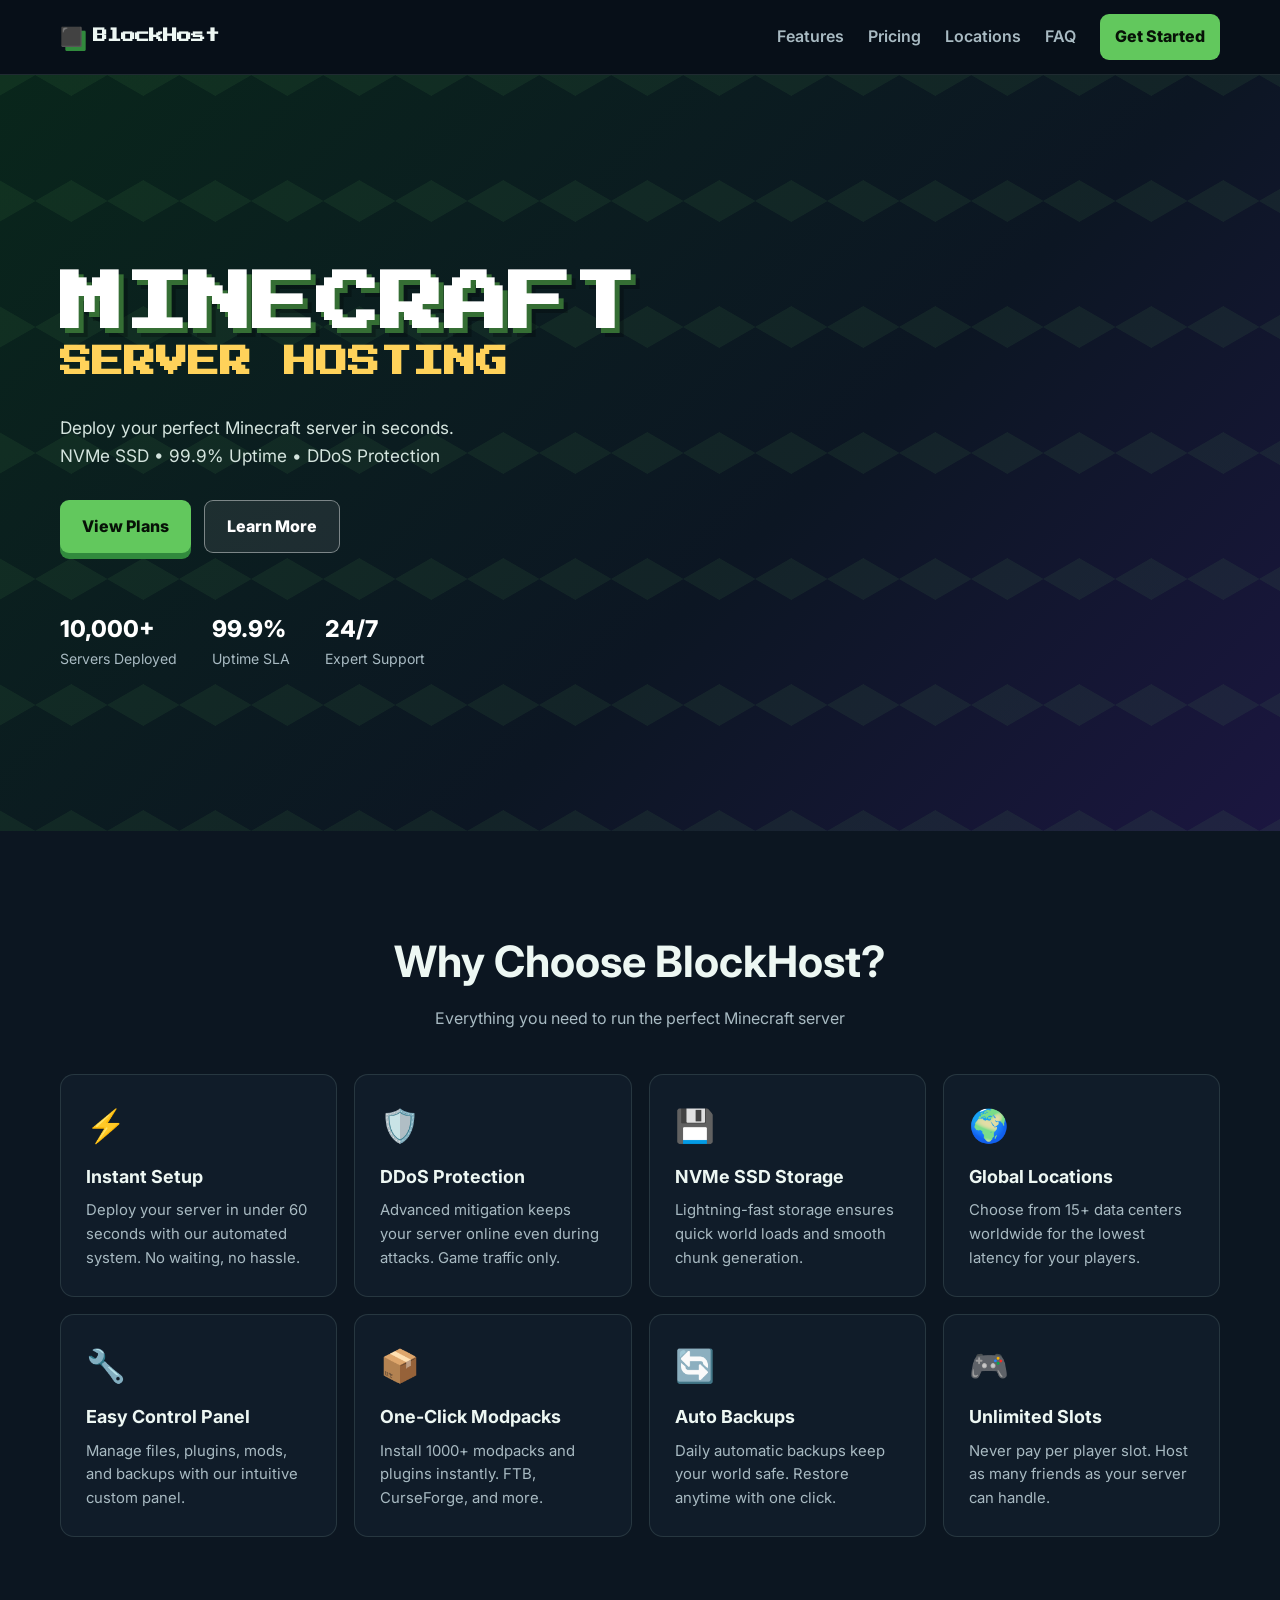
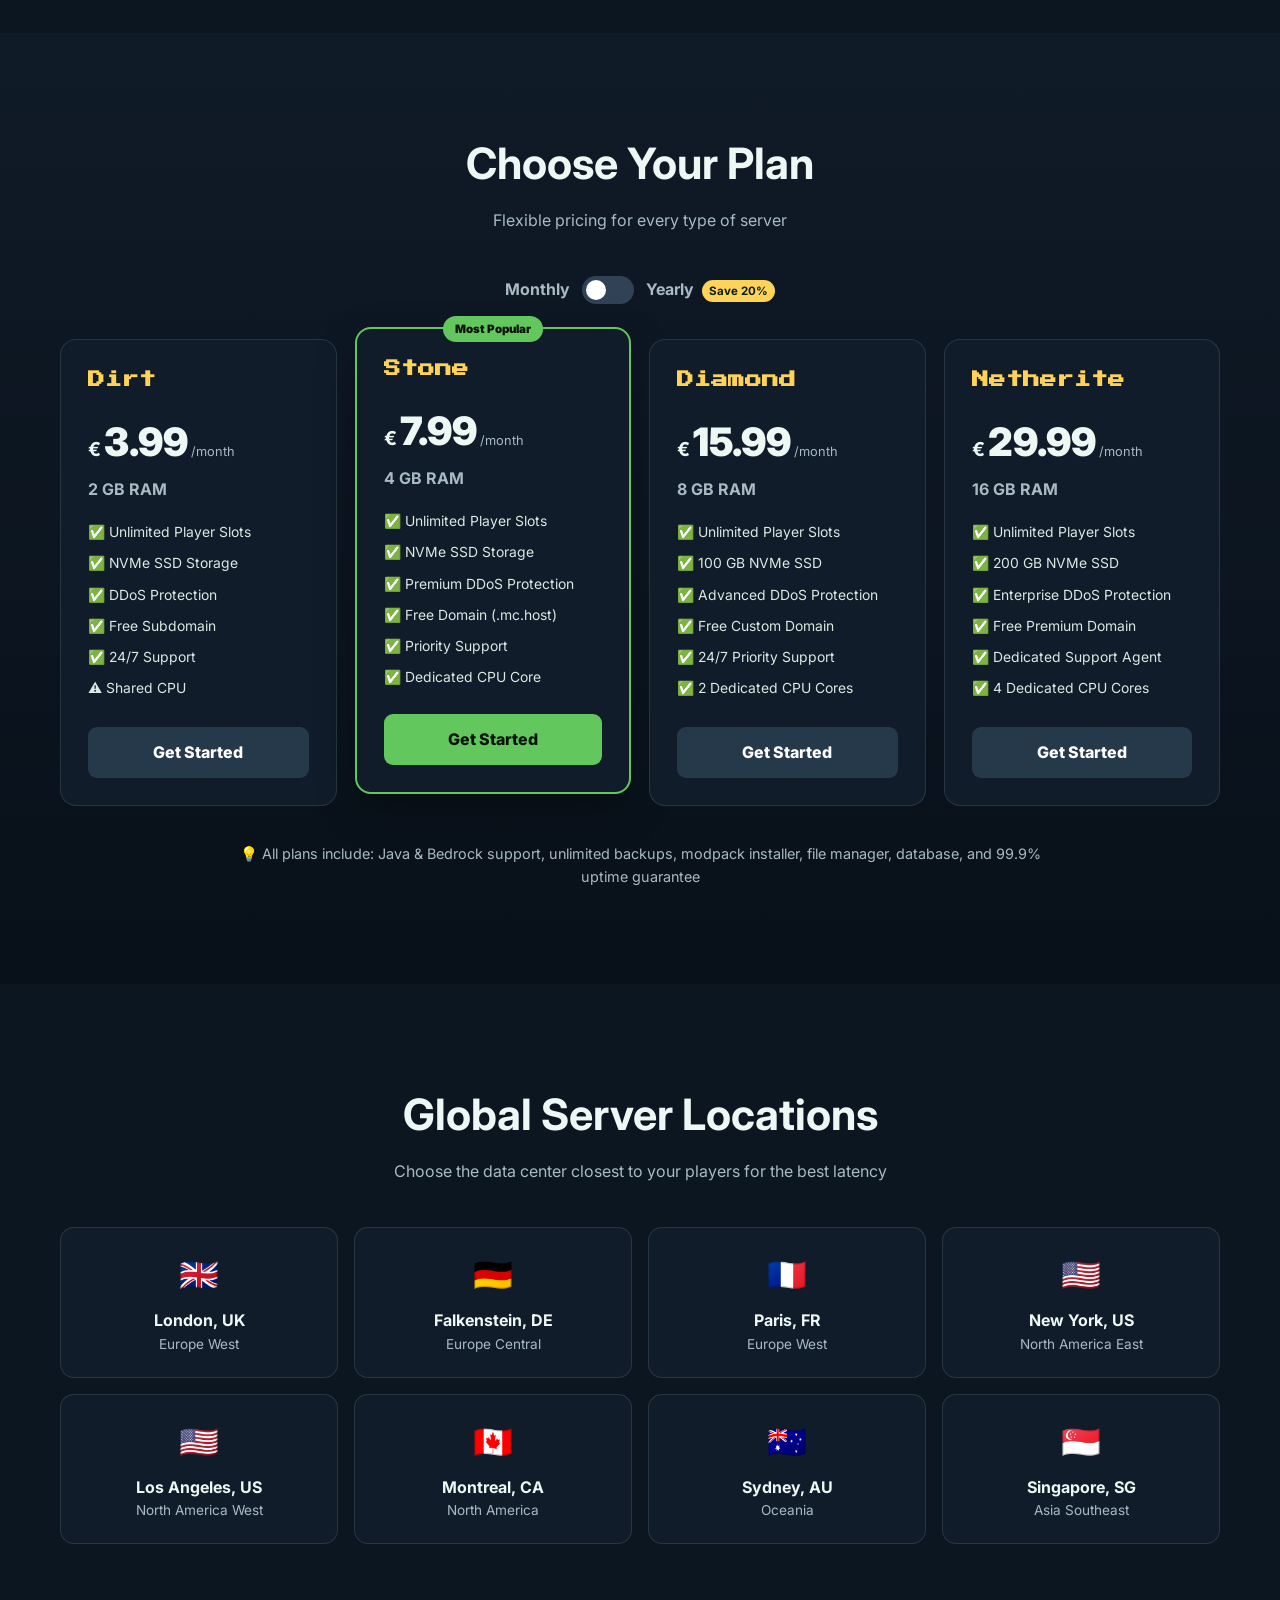
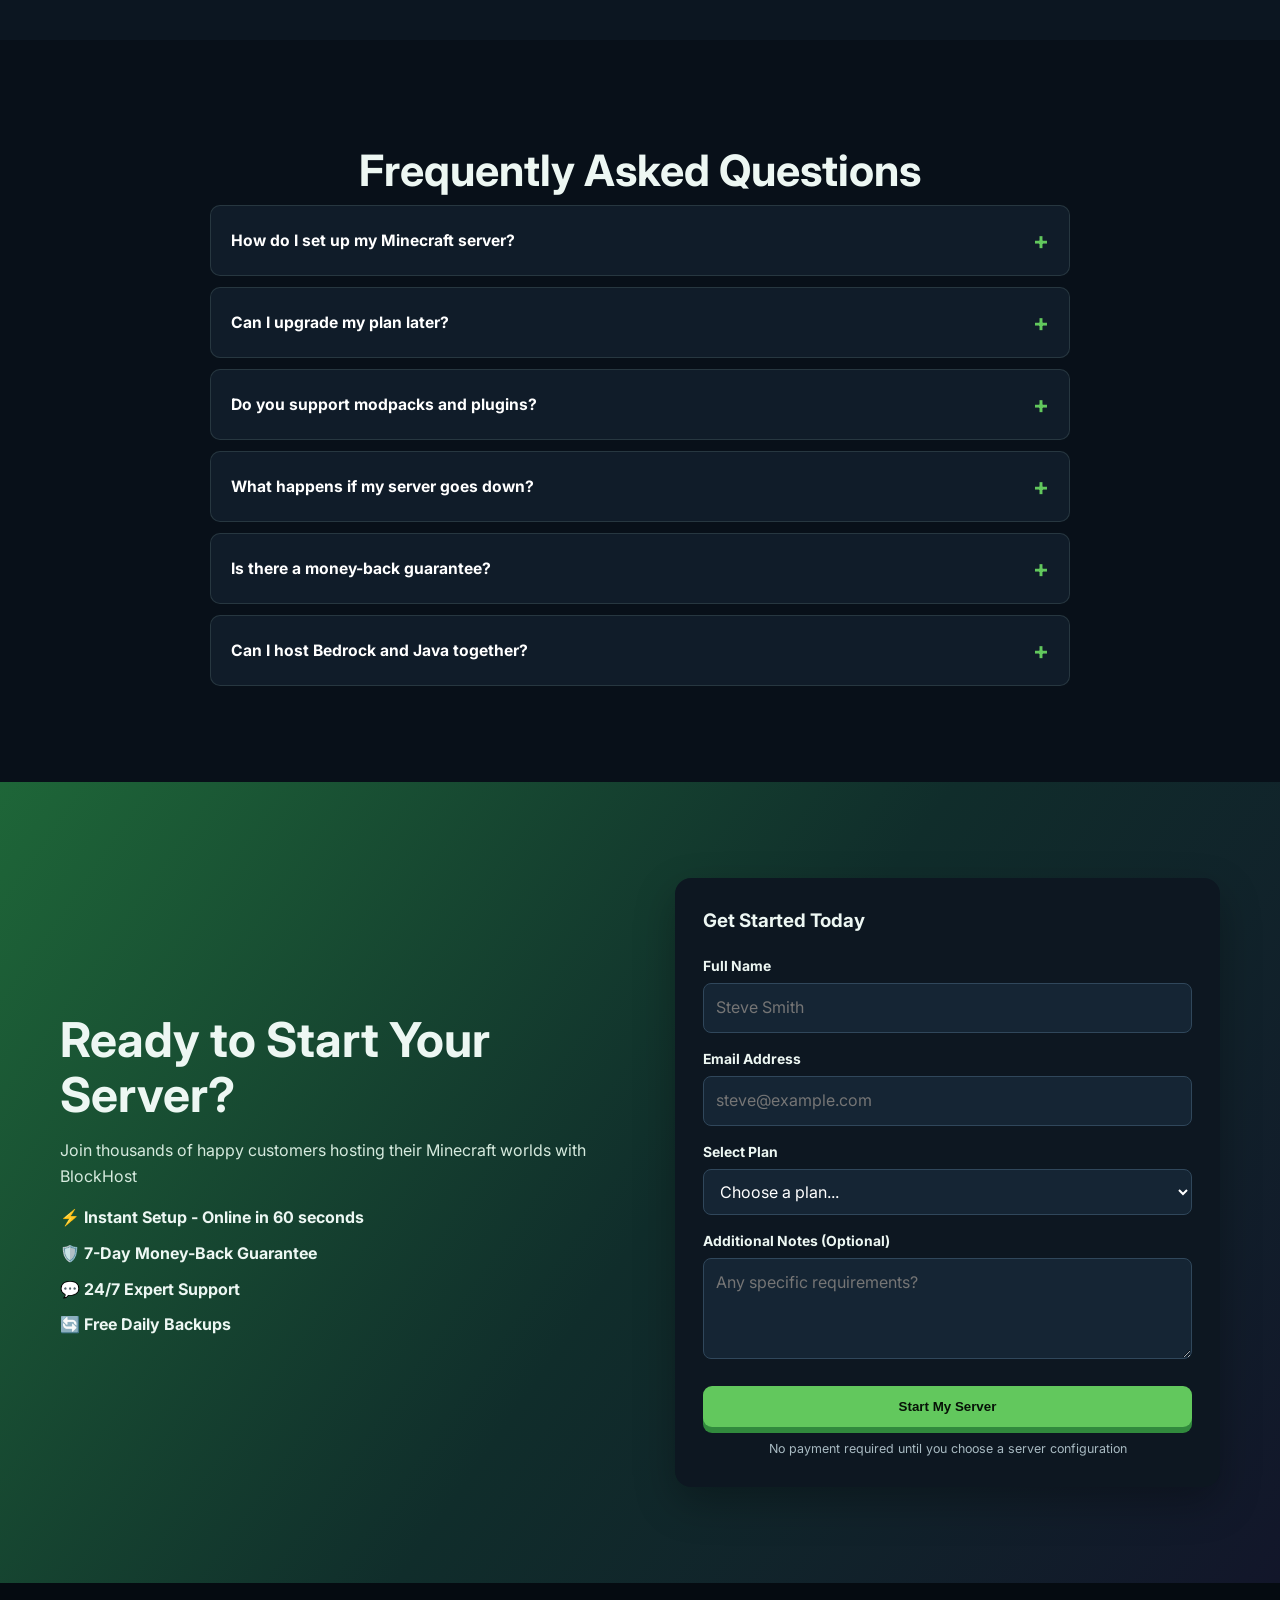
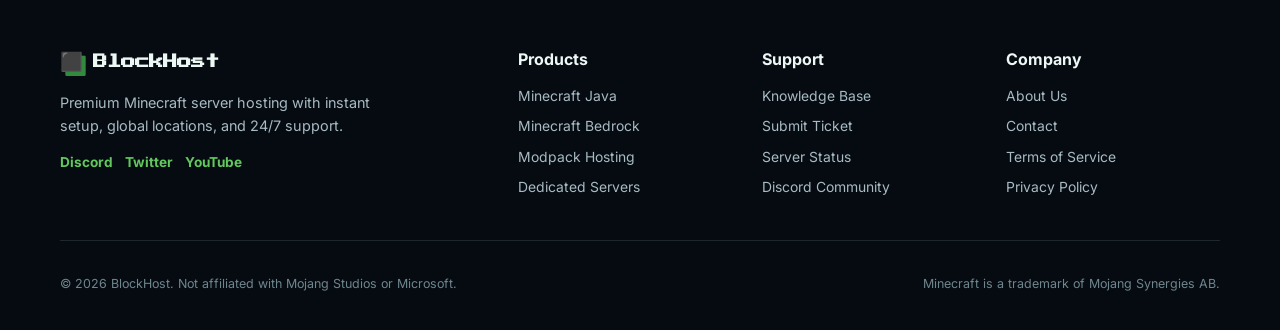
<file: index.html>
<!DOCTYPE html>
<html lang="en">
<head>
    <meta charset="UTF-8">
    <meta name="viewport" content="width=device-width, initial-scale=1.0">
    <title>BlockHost - Premium Minecraft Server Hosting</title>
    <link rel="stylesheet" href="style.css">
    <link href="https://fonts.googleapis.com/css2?family=Press+Start+2P&family=Inter:wght@400;500;600;700&display=swap" rel="stylesheet">
</head>
<body>
    <!-- Navigation -->
    <nav class="navbar">
        <div class="container">
            <div class="nav-brand">
                <span class="logo">⬛</span>
                <span class="brand-name">BlockHost</span>
            </div>
            <ul class="nav-links">
                <li><a href="#features">Features</a></li>
                <li><a href="#pricing">Pricing</a></li>
                <li><a href="#locations">Locations</a></li>
                <li><a href="#faq">FAQ</a></li>
                <li><a href="#contact" class="btn-nav">Get Started</a></li>
            </ul>
            <button class="mobile-menu-btn">☰</button>
        </div>
    </nav>

    <!-- Hero Section -->
    <section class="hero">
        <div class="hero-bg"></div>
        <div class="container">
            <div class="hero-content">
                <h1 class="hero-title">
                    <span class="pixel-text">MINECRAFT</span>
                    <br>
                    <span class="highlight">SERVER HOSTING</span>
                </h1>
                <p class="hero-subtitle">
                    Deploy your perfect Minecraft server in seconds. 
                    <br>
                    NVMe SSD • 99.9% Uptime • DDoS Protection
                </p>
                <div class="hero-cta">
                    <a href="#pricing" class="btn btn-primary">View Plans</a>
                    <a href="#features" class="btn btn-secondary">Learn More</a>
                </div>
                <div class="hero-stats">
                    <div class="stat">
                        <span class="stat-number">10,000+</span>
                        <span class="stat-label">Servers Deployed</span>
                    </div>
                    <div class="stat">
                        <span class="stat-number">99.9%</span>
                        <span class="stat-label">Uptime SLA</span>
                    </div>
                    <div class="stat">
                        <span class="stat-number">24/7</span>
                        <span class="stat-label">Expert Support</span>
                    </div>
                </div>
            </div>
        </div>
    </section>

    <!-- Features Section -->
    <section id="features" class="features">
        <div class="container">
            <h2 class="section-title">Why Choose BlockHost?</h2>
            <p class="section-subtitle">Everything you need to run the perfect Minecraft server</p>

            <div class="features-grid">
                <div class="feature-card">
                    <div class="feature-icon">⚡</div>
                    <h3>Instant Setup</h3>
                    <p>Deploy your server in under 60 seconds with our automated system. No waiting, no hassle.</p>
                </div>

                <div class="feature-card">
                    <div class="feature-icon">🛡️</div>
                    <h3>DDoS Protection</h3>
                    <p>Advanced mitigation keeps your server online even during attacks. Game traffic only.</p>
                </div>

                <div class="feature-card">
                    <div class="feature-icon">💾</div>
                    <h3>NVMe SSD Storage</h3>
                    <p>Lightning-fast storage ensures quick world loads and smooth chunk generation.</p>
                </div>

                <div class="feature-card">
                    <div class="feature-icon">🌍</div>
                    <h3>Global Locations</h3>
                    <p>Choose from 15+ data centers worldwide for the lowest latency for your players.</p>
                </div>

                <div class="feature-card">
                    <div class="feature-icon">🔧</div>
                    <h3>Easy Control Panel</h3>
                    <p>Manage files, plugins, mods, and backups with our intuitive custom panel.</p>
                </div>

                <div class="feature-card">
                    <div class="feature-icon">📦</div>
                    <h3>One-Click Modpacks</h3>
                    <p>Install 1000+ modpacks and plugins instantly. FTB, CurseForge, and more.</p>
                </div>

                <div class="feature-card">
                    <div class="feature-icon">🔄</div>
                    <h3>Auto Backups</h3>
                    <p>Daily automatic backups keep your world safe. Restore anytime with one click.</p>
                </div>

                <div class="feature-card">
                    <div class="feature-icon">🎮</div>
                    <h3>Unlimited Slots</h3>
                    <p>Never pay per player slot. Host as many friends as your server can handle.</p>
                </div>
            </div>
        </div>
    </section>

    <!-- Pricing Section -->
    <section id="pricing" class="pricing">
        <div class="container">
            <h2 class="section-title">Choose Your Plan</h2>
            <p class="section-subtitle">Flexible pricing for every type of server</p>

            <div class="pricing-toggle">
                <span class="toggle-label">Monthly</span>
                <label class="switch">
                    <input type="checkbox" id="billing-toggle">
                    <span class="slider"></span>
                </label>
                <span class="toggle-label">Yearly <span class="save-badge">Save 20%</span></span>
            </div>

            <div class="pricing-grid">
                <!-- Starter Plan -->
                <div class="pricing-card" data-monthly="3.99" data-yearly="38.30">
                    <div class="plan-header">
                        <h3 class="plan-name">Dirt</h3>
                        <div class="plan-price">
                            <span class="currency">€</span>
                            <span class="amount monthly">3.99</span>
                            <span class="amount yearly" style="display:none;">38.30</span>
                            <span class="period">/month</span>
                        </div>
                        <p class="plan-ram">2 GB RAM</p>
                    </div>
                    <ul class="plan-features">
                        <li>✅ Unlimited Player Slots</li>
                        <li>✅ NVMe SSD Storage</li>
                        <li>✅ DDoS Protection</li>
                        <li>✅ Free Subdomain</li>
                        <li>✅ 24/7 Support</li>
                        <li>⚠️ Shared CPU</li>
                    </ul>
                    <a href="#contact" class="btn btn-plan">Get Started</a>
                </div>

                <!-- Standard Plan -->
                <div class="pricing-card popular" data-monthly="7.99" data-yearly="76.70">
                    <div class="popular-badge">Most Popular</div>
                    <div class="plan-header">
                        <h3 class="plan-name">Stone</h3>
                        <div class="plan-price">
                            <span class="currency">€</span>
                            <span class="amount monthly">7.99</span>
                            <span class="amount yearly" style="display:none;">76.70</span>
                            <span class="period">/month</span>
                        </div>
                        <p class="plan-ram">4 GB RAM</p>
                    </div>
                    <ul class="plan-features">
                        <li>✅ Unlimited Player Slots</li>
                        <li>✅ NVMe SSD Storage</li>
                        <li>✅ Premium DDoS Protection</li>
                        <li>✅ Free Domain (.mc.host)</li>
                        <li>✅ Priority Support</li>
                        <li>✅ Dedicated CPU Core</li>
                    </ul>
                    <a href="#contact" class="btn btn-plan">Get Started</a>
                </div>

                <!-- Premium Plan -->
                <div class="pricing-card" data-monthly="15.99" data-yearly="153.50">
                    <div class="plan-header">
                        <h3 class="plan-name">Diamond</h3>
                        <div class="plan-price">
                            <span class="currency">€</span>
                            <span class="amount monthly">15.99</span>
                            <span class="amount yearly" style="display:none;">153.50</span>
                            <span class="period">/month</span>
                        </div>
                        <p class="plan-ram">8 GB RAM</p>
                    </div>
                    <ul class="plan-features">
                        <li>✅ Unlimited Player Slots</li>
                        <li>✅ 100 GB NVMe SSD</li>
                        <li>✅ Advanced DDoS Protection</li>
                        <li>✅ Free Custom Domain</li>
                        <li>✅ 24/7 Priority Support</li>
                        <li>✅ 2 Dedicated CPU Cores</li>
                    </ul>
                    <a href="#contact" class="btn btn-plan">Get Started</a>
                </div>

                <!-- Ultimate Plan -->
                <div class="pricing-card" data-monthly="29.99" data-yearly="287.90">
                    <div class="plan-header">
                        <h3 class="plan-name">Netherite</h3>
                        <div class="plan-price">
                            <span class="currency">€</span>
                            <span class="amount monthly">29.99</span>
                            <span class="amount yearly" style="display:none;">287.90</span>
                            <span class="period">/month</span>
                        </div>
                        <p class="plan-ram">16 GB RAM</p>
                    </div>
                    <ul class="plan-features">
                        <li>✅ Unlimited Player Slots</li>
                        <li>✅ 200 GB NVMe SSD</li>
                        <li>✅ Enterprise DDoS Protection</li>
                        <li>✅ Free Premium Domain</li>
                        <li>✅ Dedicated Support Agent</li>
                        <li>✅ 4 Dedicated CPU Cores</li>
                    </ul>
                    <a href="#contact" class="btn btn-plan">Get Started</a>
                </div>
            </div>

            <p class="pricing-note">💡 All plans include: Java & Bedrock support, unlimited backups, modpack installer, file manager, database, and 99.9% uptime guarantee</p>
        </div>
    </section>

    <!-- Locations Section -->
    <section id="locations" class="locations">
        <div class="container">
            <h2 class="section-title">Global Server Locations</h2>
            <p class="section-subtitle">Choose the data center closest to your players for the best latency</p>

            <div class="locations-grid">
                <div class="location-card">
                    <div class="location-flag">🇬🇧</div>
                    <h4>London, UK</h4>
                    <p>Europe West</p>
                </div>
                <div class="location-card">
                    <div class="location-flag">🇩🇪</div>
                    <h4>Falkenstein, DE</h4>
                    <p>Europe Central</p>
                </div>
                <div class="location-card">
                    <div class="location-flag">🇫🇷</div>
                    <h4>Paris, FR</h4>
                    <p>Europe West</p>
                </div>
                <div class="location-card">
                    <div class="location-flag">🇺🇸</div>
                    <h4>New York, US</h4>
                    <p>North America East</p>
                </div>
                <div class="location-card">
                    <div class="location-flag">🇺🇸</div>
                    <h4>Los Angeles, US</h4>
                    <p>North America West</p>
                </div>
                <div class="location-card">
                    <div class="location-flag">🇨🇦</div>
                    <h4>Montreal, CA</h4>
                    <p>North America</p>
                </div>
                <div class="location-card">
                    <div class="location-flag">🇦🇺</div>
                    <h4>Sydney, AU</h4>
                    <p>Oceania</p>
                </div>
                <div class="location-card">
                    <div class="location-flag">🇸🇬</div>
                    <h4>Singapore, SG</h4>
                    <p>Asia Southeast</p>
                </div>
            </div>
        </div>
    </section>

    <!-- FAQ Section -->
    <section id="faq" class="faq">
        <div class="container">
            <h2 class="section-title">Frequently Asked Questions</h2>

            <div class="faq-grid">
                <div class="faq-item">
                    <button class="faq-question">
                        How do I set up my Minecraft server?
                        <span class="faq-icon">+</span>
                    </button>
                    <div class="faq-answer">
                        <p>After purchasing, you'll receive instant access to our control panel. Simply select your server version (Java or Bedrock), choose from thousands of one-click modpacks or upload your own, and click "Start Server". Your server will be online in under 60 seconds.</p>
                    </div>
                </div>

                <div class="faq-item">
                    <button class="faq-question">
                        Can I upgrade my plan later?
                        <span class="faq-icon">+</span>
                    </button>
                    <div class="faq-answer">
                        <p>Yes! You can upgrade or downgrade your plan at any time from the control panel. The price difference is prorated, so you only pay for what you use. Upgrades are instant with zero downtime.</p>
                    </div>
                </div>

                <div class="faq-item">
                    <button class="faq-question">
                        Do you support modpacks and plugins?
                        <span class="faq-icon">+</span>
                    </button>
                    <div class="faq-answer">
                        <p>Absolutely! We support 1000+ one-click modpacks from FTB, CurseForge, Technic, and more. You can also upload custom modpacks, install plugins via our built-in manager, and access full FTP/SFTP for complete control.</p>
                    </div>
                </div>

                <div class="faq-item">
                    <button class="faq-question">
                        What happens if my server goes down?
                        <span class="faq-icon">+</span>
                    </button>
                    <div class="faq-answer">
                        <p>Our 99.9% uptime SLA means your server is almost always online. If issues occur, automatic restarts kick in within seconds. Daily backups ensure you never lose progress. Our 24/7 support team is always ready to help.</p>
                    </div>
                </div>

                <div class="faq-item">
                    <button class="faq-question">
                        Is there a money-back guarantee?
                        <span class="faq-icon">+</span>
                    </button>
                    <div class="faq-answer">
                        <p>Yes! We offer a 7-day money-back guarantee on all plans. If you're not satisfied for any reason, contact support within 7 days and we'll refund your payment in full, no questions asked.</p>
                    </div>
                </div>

                <div class="faq-item">
                    <button class="faq-question">
                        Can I host Bedrock and Java together?
                        <span class="faq-icon">+</span>
                    </button>
                    <div class="faq-answer">
                        <p>Yes! Using GeyserMC (available as a one-click install), you can allow both Java and Bedrock players to join the same server. Perfect for playing with friends on different devices.</p>
                    </div>
                </div>
            </div>
        </div>
    </section>

    <!-- Contact Section -->
    <section id="contact" class="contact">
        <div class="container">
            <div class="contact-content">
                <div class="contact-info">
                    <h2>Ready to Start Your Server?</h2>
                    <p>Join thousands of happy customers hosting their Minecraft worlds with BlockHost</p>
                    <ul class="contact-features">
                        <li>⚡ Instant Setup - Online in 60 seconds</li>
                        <li>🛡️ 7-Day Money-Back Guarantee</li>
                        <li>💬 24/7 Expert Support</li>
                        <li>🔄 Free Daily Backups</li>
                    </ul>
                </div>

                <div class="contact-form-wrapper">
                    <form class="contact-form" id="signup-form">
                        <h3>Get Started Today</h3>
                        <div class="form-group">
                            <label for="name">Full Name</label>
                            <input type="text" id="name" name="name" required placeholder="Steve Smith">
                        </div>
                        <div class="form-group">
                            <label for="email">Email Address</label>
                            <input type="email" id="email" name="email" required placeholder="steve@example.com">
                        </div>
                        <div class="form-group">
                            <label for="plan">Select Plan</label>
                            <select id="plan" name="plan" required>
                                <option value="">Choose a plan...</option>
                                <option value="dirt">Dirt - €3.99/mo (2GB RAM)</option>
                                <option value="stone">Stone - €7.99/mo (4GB RAM)</option>
                                <option value="diamond">Diamond - €15.99/mo (8GB RAM)</option>
                                <option value="netherite">Netherite - €29.99/mo (16GB RAM)</option>
                            </select>
                        </div>
                        <div class="form-group">
                            <label for="message">Additional Notes (Optional)</label>
                            <textarea id="message" name="message" rows="3" placeholder="Any specific requirements?"></textarea>
                        </div>
                        <button type="submit" class="btn btn-primary btn-full">Start My Server</button>
                        <p class="form-note">No payment required until you choose a server configuration</p>
                    </form>
                </div>
            </div>
        </div>
    </section>

    <!-- Footer -->
    <footer class="footer">
        <div class="container">
            <div class="footer-grid">
                <div class="footer-brand">
                    <div class="nav-brand">
                        <span class="logo">⬛</span>
                        <span class="brand-name">BlockHost</span>
                    </div>
                    <p>Premium Minecraft server hosting with instant setup, global locations, and 24/7 support.</p>
                    <div class="social-links">
                        <a href="#" class="social-link">Discord</a>
                        <a href="#" class="social-link">Twitter</a>
                        <a href="#" class="social-link">YouTube</a>
                    </div>
                </div>

                <div class="footer-links">
                    <h4>Products</h4>
                    <ul>
                        <li><a href="#">Minecraft Java</a></li>
                        <li><a href="#">Minecraft Bedrock</a></li>
                        <li><a href="#">Modpack Hosting</a></li>
                        <li><a href="#">Dedicated Servers</a></li>
                    </ul>
                </div>

                <div class="footer-links">
                    <h4>Support</h4>
                    <ul>
                        <li><a href="#">Knowledge Base</a></li>
                        <li><a href="#">Submit Ticket</a></li>
                        <li><a href="#">Server Status</a></li>
                        <li><a href="#">Discord Community</a></li>
                    </ul>
                </div>

                <div class="footer-links">
                    <h4>Company</h4>
                    <ul>
                        <li><a href="#">About Us</a></li>
                        <li><a href="#">Contact</a></li>
                        <li><a href="#">Terms of Service</a></li>
                        <li><a href="#">Privacy Policy</a></li>
                    </ul>
                </div>
            </div>

            <div class="footer-bottom">
                <p>&copy; 2026 BlockHost. Not affiliated with Mojang Studios or Microsoft.</p>
                <p>Minecraft is a trademark of Mojang Synergies AB.</p>
            </div>
        </div>
    </footer>

    <script src="script.js"></script>
</body>
</html>
</file>
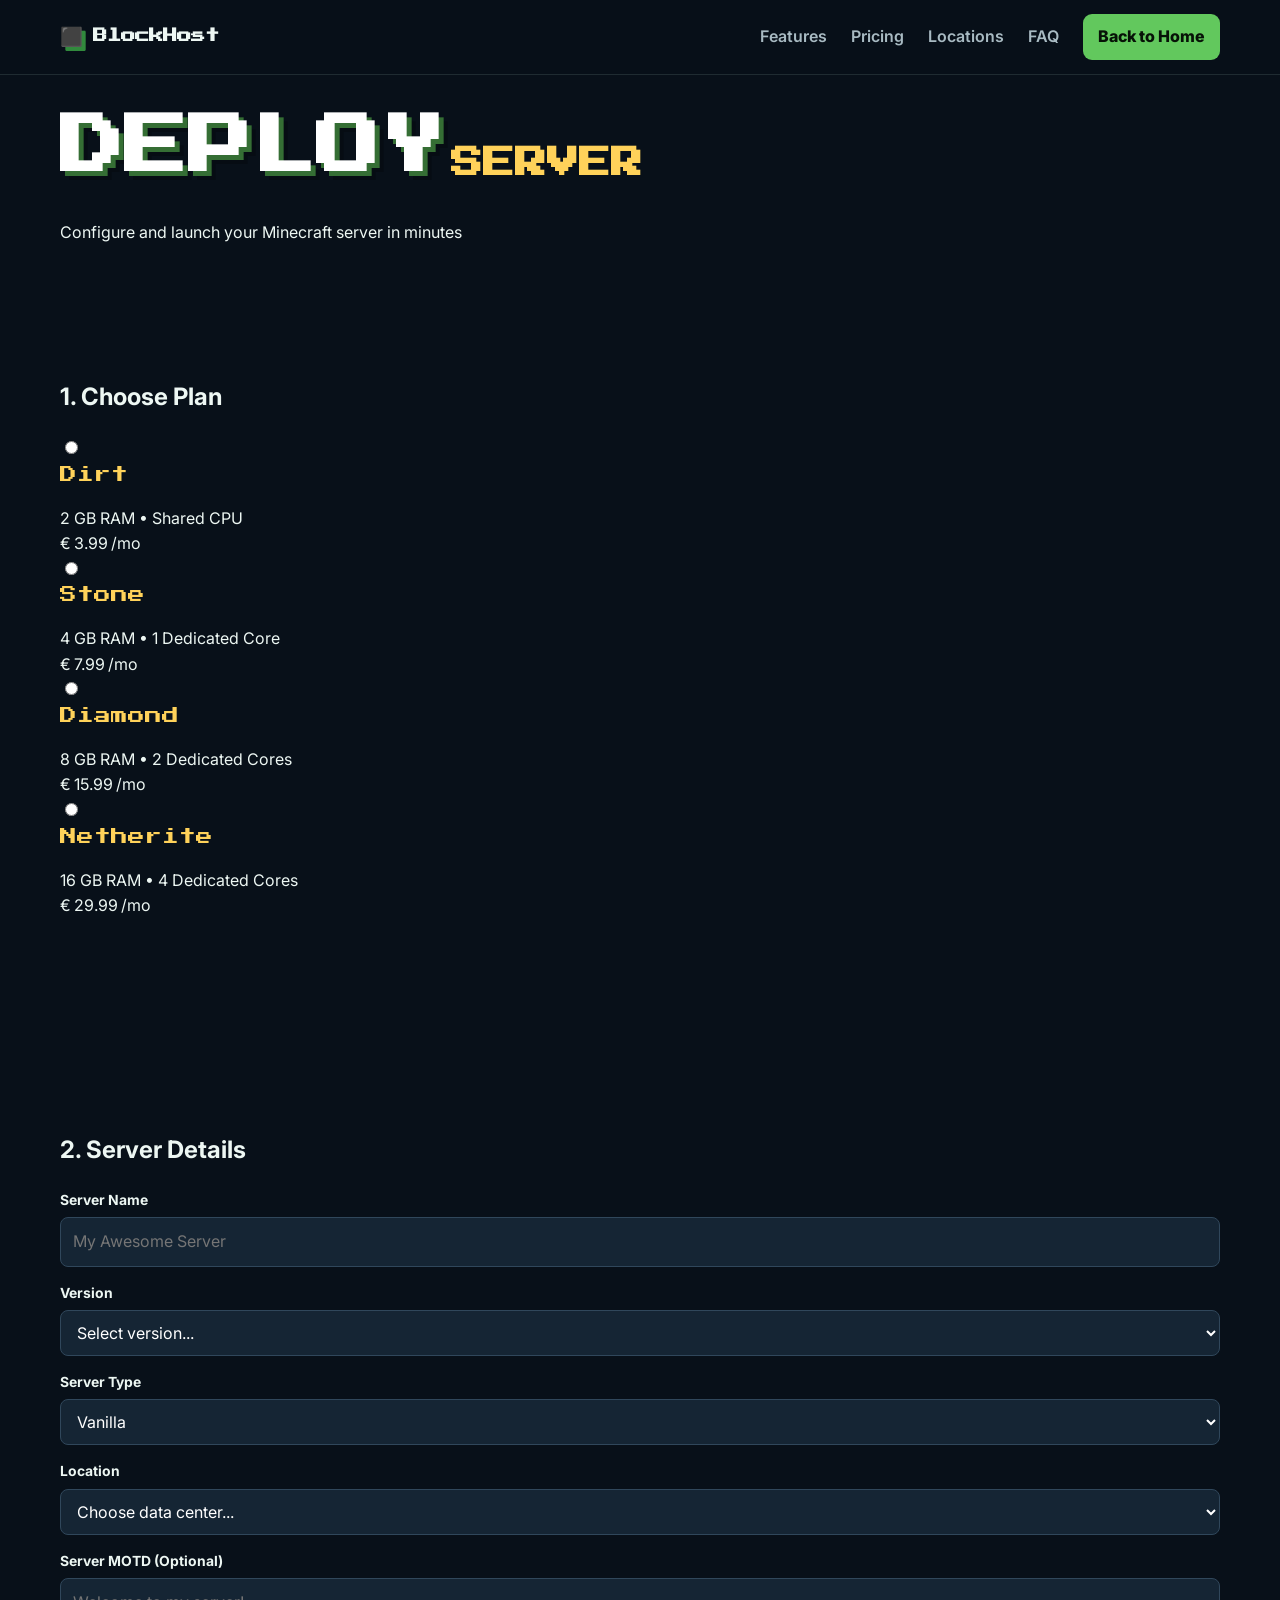
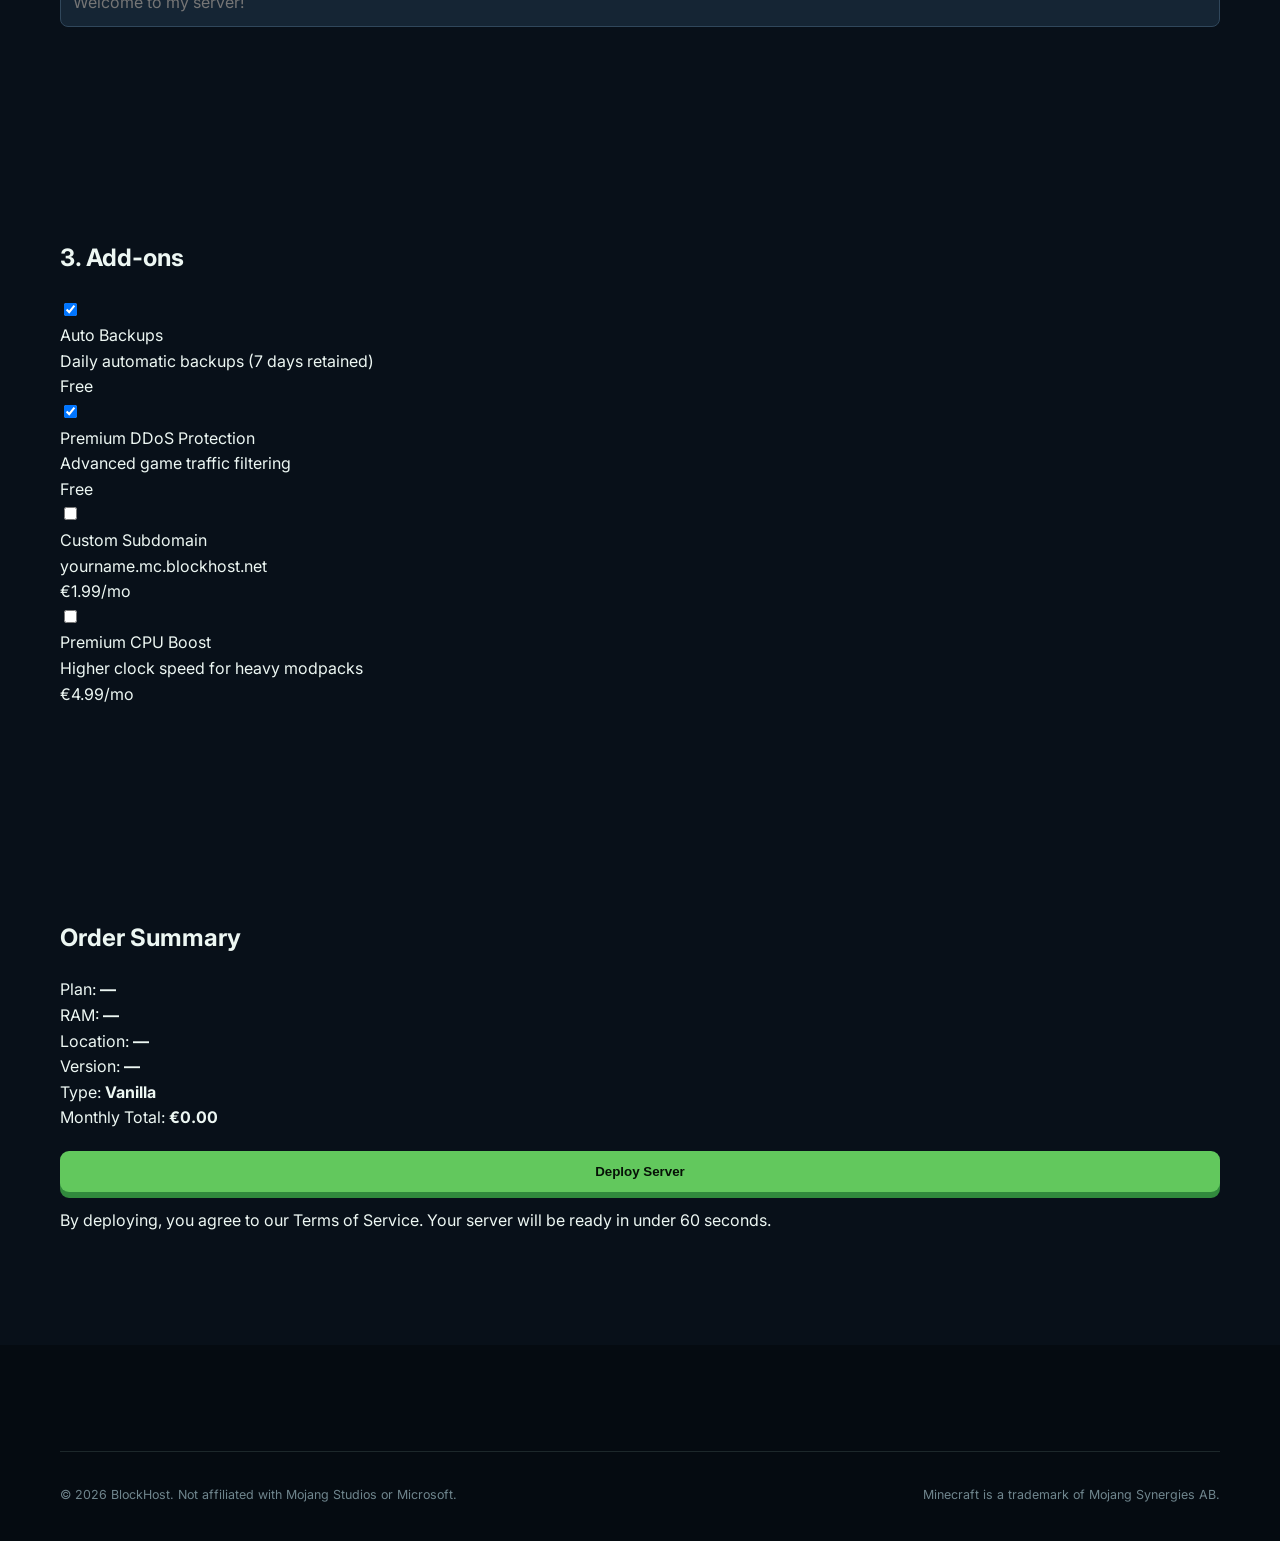
<file: deploy.html>
<!DOCTYPE html>
<html lang="en">
<head>
    <meta charset="UTF-8" />
    <meta name="viewport" content="width=device-width, initial-scale=1.0" />
    <title>Deploy Server – BlockHost</title>
    <link rel="stylesheet" href="style.css" />
    <link href="https://fonts.googleapis.com/css2?family=Press+Start+2P&family=Inter:wght@400;500;600;700;800&display=swap" rel="stylesheet" />
</head>
<body>
    <nav class="navbar">
        <div class="container">
            <div class="nav-brand">
                <span class="logo">⬛</span>
                <span class="brand-name">BlockHost</span>
            </div>
            <ul class="nav-links">
                <li><a href="index.html#features">Features</a></li>
                <li><a href="index.html#pricing">Pricing</a></li>
                <li><a href="index.html#locations">Locations</a></li>
                <li><a href="index.html#faq">FAQ</a></li>
                <li><a href="index.html#contact" class="btn-nav">Back to Home</a></li>
            </ul>
            <button class="mobile-menu-btn">☰</button>
        </div>
    </nav>

    <main class="deploy-page">
        <div class="container">
            <header class="deploy-header">
                <h1 class="deploy-title"><span class="pixel-text">DEPLOY</span> <span class="highlight">SERVER</span></h1>
                <p class="deploy-subtitle">Configure and launch your Minecraft server in minutes</p>
            </header>

            <div class="deploy-grid">
                <section class="deploy-card">
                    <h2>1. Choose Plan</h2>
                    <div class="plan-selector">
                        <label class="plan-option">
                            <input type="radio" name="plan" value="dirt" data-ram="2" data-price="3.99" />
                            <div class="plan-option-content">
                                <div class="plan-name">Dirt</div>
                                <div class="plan-specs">2 GB RAM • Shared CPU</div>
                                <div class="plan-price">€<span>3.99</span>/mo</div>
                            </div>
                        </label>
                        <label class="plan-option">
                            <input type="radio" name="plan" value="stone" data-ram="4" data-price="7.99" />
                            <div class="plan-option-content">
                                <div class="plan-name">Stone</div>
                                <div class="plan-specs">4 GB RAM • 1 Dedicated Core</div>
                                <div class="plan-price">€<span>7.99</span>/mo</div>
                            </div>
                        </label>
                        <label class="plan-option">
                            <input type="radio" name="plan" value="diamond" data-ram="8" data-price="15.99" />
                            <div class="plan-option-content">
                                <div class="plan-name">Diamond</div>
                                <div class="plan-specs">8 GB RAM • 2 Dedicated Cores</div>
                                <div class="plan-price">€<span>15.99</span>/mo</div>
                            </div>
                        </label>
                        <label class="plan-option">
                            <input type="radio" name="plan" value="netherite" data-ram="16" data-price="29.99" />
                            <div class="plan-option-content">
                                <div class="plan-name">Netherite</div>
                                <div class="plan-specs">16 GB RAM • 4 Dedicated Cores</div>
                                <div class="plan-price">€<span>29.99</span>/mo</div>
                            </div>
                        </label>
                    </div>
                </section>

                <section class="deploy-card">
                    <h2>2. Server Details</h2>
                    <form id="server-form">
                        <div class="form-group">
                            <label for="server-name">Server Name</label>
                            <input type="text" id="server-name" required placeholder="My Awesome Server" />
                        </div>
                        <div class="form-row">
                            <div class="form-group">
                                <label for="server-version">Version</label>
                                <select id="server-version" required>
                                    <option value="">Select version...</option>
                                    <option value="1.21.4">1.21.4 (Latest)</option>
                                    <option value="1.21.1">1.21.1</option>
                                    <option value="1.20.6">1.20.6</option>
                                    <option value="1.20.4">1.20.4</option>
                                    <option value="1.19.4">1.19.4</option>
                                    <option value="1.18.2">1.18.2</option>
                                    <option value="1.16.5">1.16.5</option>
                                    <option value="1.12.2">1.12.2 (Modded)</option>
                                    <option value="1.8.9">1.8.9 (PvP)</option>
                                </select>
                            </div>
                            <div class="form-group">
                                <label for="server-type">Server Type</label>
                                <select id="server-type" required>
                                    <option value="vanilla">Vanilla</option>
                                    <option value="paper">Paper (Performance)</option>
                                    <option value="spigot">Spigot</option>
                                    <option value="fabric">Fabric</option>
                                    <option value="forge">Forge</option>
                                    <option value="bedrock">Bedrock Dedicated</option>
                                </select>
                            </div>
                        </div>
                        <div class="form-group">
                            <label for="server-location">Location</label>
                            <select id="server-location" required>
                                <option value="">Choose data center...</option>
                                <option value="london">🇬🇧 London, UK</option>
                                <option value="falkenstein">🇩🇪 Falkenstein, DE</option>
                                <option value="paris">🇫🇷 Paris, FR</option>
                                <option value="newyork">🇺🇸 New York, US</option>
                                <option value="losangeles">🇺🇸 Los Angeles, US</option>
                                <option value="montreal">🇨🇦 Montreal, CA</option>
                                <option value="sydney">🇦🇺 Sydney, AU</option>
                                <option value="singapore">🇸🇬 Singapore, SG</option>
                            </select>
                        </div>
                        <div class="form-group">
                            <label for="server-motd">Server MOTD (Optional)</label>
                            <input type="text" id="server-motd" placeholder="Welcome to my server!" maxlength="60" />
                        </div>
                    </form>
                </section>

                <section class="deploy-card">
                    <h2>3. Add-ons</h2>
                    <div class="addons-grid">
                        <label class="addon-option">
                            <input type="checkbox" id="addon-backups" checked />
                            <div class="addon-content">
                                <div class="addon-name">Auto Backups</div>
                                <div class="addon-desc">Daily automatic backups (7 days retained)</div>
                                <div class="addon-price">Free</div>
                            </div>
                        </label>
                        <label class="addon-option">
                            <input type="checkbox" id="addon-ddos" checked />
                            <div class="addon-content">
                                <div class="addon-name">Premium DDoS Protection</div>
                                <div class="addon-desc">Advanced game traffic filtering</div>
                                <div class="addon-price">Free</div>
                            </div>
                        </label>
                        <label class="addon-option">
                            <input type="checkbox" id="addon-subdomain" />
                            <div class="addon-content">
                                <div class="addon-name">Custom Subdomain</div>
                                <div class="addon-desc">yourname.mc.blockhost.net</div>
                                <div class="addon-price">€1.99/mo</div>
                            </div>
                        </label>
                        <label class="addon-option">
                            <input type="checkbox" id="addon-premium-cpu" />
                            <div class="addon-content">
                                <div class="addon-name">Premium CPU Boost</div>
                                <div class="addon-desc">Higher clock speed for heavy modpacks</div>
                                <div class="addon-price">€4.99/mo</div>
                            </div>
                        </label>
                    </div>
                </section>

                <section class="deploy-card deploy-summary">
                    <h2>Order Summary</h2>
                    <div class="summary-details">
                        <div class="summary-row"><span>Plan:</span> <strong id="summary-plan">—</strong></div>
                        <div class="summary-row"><span>RAM:</span> <strong id="summary-ram">—</strong></div>
                        <div class="summary-row"><span>Location:</span> <strong id="summary-location">—</strong></div>
                        <div class="summary-row"><span>Version:</span> <strong id="summary-version">—</strong></div>
                        <div class="summary-row"><span>Type:</span> <strong id="summary-type">—</strong></div>
                        <div class="summary-divider"></div>
                        <div class="summary-row total"><span>Monthly Total:</span> <strong id="summary-total">€0.00</strong></div>
                    </div>
                    <button type="button" id="deploy-btn" class="btn btn-primary btn-full" disabled>
                        Deploy Server
                    </button>
                    <p class="deploy-note">
                        By deploying, you agree to our <a href="#">Terms of Service</a>. Your server will be ready in under 60 seconds.
                    </p>
                </section>
            </div>

            <div id="deploy-status" class="deploy-status" style="display:none;">
                <div class="status-card">
                    <div class="status-icon">🎉</div>
                    <h3>Server Deployed Successfully!</h3>
                    <p>Your Minecraft server is now online and ready to play.</p>
                    <div class="server-details">
                        <div class="detail-row"><span>Server IP:</span> <code id="server-ip">play.blockhost.net</code></div>
                        <div class="detail-row"><span>Port:</span> <code>25565</code></div>
                        <div class="detail-row"><span>Control Panel:</span> <a href="#" id="panel-link">Open Dashboard</a></div>
                    </div>
                    <div class="status-actions">
                        <a href="index.html" class="btn btn-secondary">Back to Home</a>
                        <button type="button" class="btn btn-primary" onclick="window.print()">Print Details</button>
                    </div>
                </div>
            </div>
        </div>
    </main>

    <footer class="footer">
        <div class="container">
            <div class="footer-bottom">
                <p>&copy; 2026 BlockHost. Not affiliated with Mojang Studios or Microsoft.</p>
                <p>Minecraft is a trademark of Mojang Synergies AB.</p>
            </div>
        </div>
    </footer>

    <script src="script.js"></script>
    <script src="deploy.js"></script>
</body>
</html>
</file>
<file: style.css>
:root {
  --bg: #081019;
  --surface: #101c29;
  --surface-2: #152638;
  --text: #edf7f3;
  --muted: #a8bac2;
  --green: #62c85d;
  --green-dark: #318a3d;
  --gold: #ffd25a;
  --border: rgba(206, 241, 227, .12);
  --shadow: 0 16px 40px rgba(0, 0, 0, .28);
}

* { box-sizing: border-box; }
html { scroll-behavior: smooth; scroll-padding-top: 82px; }
body { margin: 0; font-family: Inter, Arial, sans-serif; color: var(--text); background: var(--bg); line-height: 1.6; }
a { color: inherit; text-decoration: none; }
.container { width: min(1160px, calc(100% - 40px)); margin: auto; }

.navbar { position: sticky; top: 0; z-index: 50; background: rgba(8,16,25,.9); border-bottom: 1px solid var(--border); backdrop-filter: blur(12px); }
.navbar .container { min-height: 74px; display: flex; align-items: center; justify-content: space-between; gap: 24px; }
.nav-brand { display: flex; align-items: center; gap: 10px; font-weight: 800; font-size: 1.15rem; }
.logo { color: var(--green); text-shadow: 4px 4px 0 var(--green-dark); }
.brand-name { font-family: "Press Start 2P", monospace; font-size: .9rem; }
.nav-links { list-style: none; display: flex; gap: 24px; align-items: center; padding: 0; margin: 0; color: var(--muted); font-weight: 600; }
.nav-links a:hover { color: white; }
.btn-nav, .btn { display: inline-flex; justify-content: center; align-items: center; border: 0; cursor: pointer; border-radius: 9px; font-weight: 800; transition: transform .2s, background .2s, border-color .2s; }
.btn-nav { padding: 10px 15px; background: var(--green); color: #071207; }
.btn-nav:hover, .btn:hover { transform: translateY(-2px); }
.mobile-menu-btn { display: none; background: transparent; color: white; border: 0; font-size: 1.6rem; cursor: pointer; }

.hero { position: relative; min-height: 690px; display: grid; align-items: center; overflow: hidden; background: linear-gradient(135deg, #09261b, #0c1623 60%, #1b1640); }
.hero-bg { position: absolute; inset: 0; opacity: .33; background-image: linear-gradient(30deg, rgba(120,220,106,.21) 12%, transparent 12.5%, transparent 87%, rgba(120,220,106,.21) 87.5%), linear-gradient(150deg, rgba(120,220,106,.21) 12%, transparent 12.5%, transparent 87%, rgba(120,220,106,.21) 87.5%); background-size: 72px 126px; }
.hero-content { position: relative; max-width: 790px; padding: 94px 0 64px; }
.hero-title { margin: 0; line-height: 1.22; }
.pixel-text { font-family: "Press Start 2P", monospace; font-size: clamp(1.9rem, 5vw, 4.1rem); color: #fff; text-shadow: 5px 5px 0 #356e34, 9px 9px 0 rgba(0,0,0,.24); }
.highlight { font-family: "Press Start 2P", monospace; font-size: clamp(1rem, 2.5vw, 2rem); color: var(--gold); }
.hero-subtitle { font-size: 1.08rem; color: #d4e4de; margin: 30px 0; }
.hero-cta { display: flex; flex-wrap: wrap; gap: 13px; }
.btn { padding: 13px 22px; }
.btn-primary { background: var(--green); color: #071207; box-shadow: 0 6px 0 var(--green-dark); }
.btn-secondary { color: white; border: 1px solid rgba(255,255,255,.42); background: rgba(255,255,255,.08); }
.hero-stats { margin-top: 58px; display: flex; flex-wrap: wrap; gap: 35px; }
.stat { display: grid; }
.stat-number { font-size: 1.45rem; font-weight: 800; color: white; }
.stat-label { font-size: .88rem; color: var(--muted); }

section { padding: 96px 0; }
.section-title { margin: 0; text-align: center; font-size: clamp(1.8rem, 4vw, 2.7rem); }
.section-subtitle { max-width: 650px; text-align: center; color: var(--muted); margin: 10px auto 42px; }
.features { background: #0c1621; }
.features-grid { display: grid; grid-template-columns: repeat(4, 1fr); gap: 17px; }
.feature-card, .location-card { background: var(--surface); border: 1px solid var(--border); border-radius: 14px; padding: 25px; transition: transform .2s, border-color .2s; }
.feature-card:hover, .location-card:hover { transform: translateY(-5px); border-color: rgba(98,200,93,.6); }
.feature-icon { font-size: 2rem; }
.feature-card h3 { margin: 12px 0 8px; font-size: 1.12rem; }
.feature-card p { margin: 0; color: var(--muted); font-size: .93rem; }

.pricing { background: linear-gradient(180deg, #101b28, #081019); }
.pricing-toggle { display: flex; justify-content: center; align-items: center; gap: 12px; margin-bottom: 35px; color: var(--muted); font-weight: 700; }
.switch { width: 52px; height: 28px; position: relative; }
.switch input { opacity: 0; width: 0; height: 0; }
.slider { position: absolute; inset: 0; cursor: pointer; border-radius: 30px; background: #314256; transition: .2s; }
.slider:before { content: ""; position: absolute; height: 20px; width: 20px; left: 4px; bottom: 4px; border-radius: 50%; background: white; transition: .2s; }
input:checked + .slider { background: var(--green); }
input:checked + .slider:before { transform: translateX(24px); }
.save-badge { display: inline-block; margin-left: 4px; padding: 2px 7px; border-radius: 12px; color: #09210b; background: var(--gold); font-size: .72rem; }
.pricing-grid { display: grid; grid-template-columns: repeat(4, 1fr); gap: 18px; align-items: stretch; }
.pricing-card { position: relative; padding: 27px; background: var(--surface); border: 1px solid var(--border); border-radius: 16px; display: flex; flex-direction: column; }
.pricing-card.popular { border: 2px solid var(--green); transform: translateY(-12px); box-shadow: var(--shadow); }
.popular-badge { position: absolute; top: -13px; left: 50%; transform: translateX(-50%); padding: 4px 12px; border-radius: 30px; background: var(--green); color: #071207; font-size: .72rem; font-weight: 900; white-space: nowrap; }
.plan-name { font-family: "Press Start 2P", monospace; font-size: 1.05rem; margin: 0 0 17px; color: var(--gold); }
.plan-price { display: flex; align-items: baseline; gap: 3px; }
.currency { font-size: 1.2rem; font-weight: 700; }.amount { font-size: 2.45rem; font-weight: 900; }.period { font-size: .8rem; color: var(--muted); }
.plan-ram { margin: 4px 0 18px; color: var(--muted); font-weight: 700; }
.plan-features { list-style: none; padding: 0; margin: 0 0 25px; display: grid; gap: 9px; color: #dce8e2; font-size: .87rem; }
.btn-plan { margin-top: auto; background: #26394a; color: white; }.popular .btn-plan { background: var(--green); color: #071207; }
.pricing-note { margin: 36px auto 0; max-width: 850px; text-align: center; color: var(--muted); font-size: .9rem; }

.locations { background: #0c1621; }.locations-grid { display: grid; grid-template-columns: repeat(4, 1fr); gap: 16px; }
.location-card { text-align: center; padding: 21px; }.location-flag { font-size: 2rem; }.location-card h4 { margin: 8px 0 0; }.location-card p { margin: 0; color: var(--muted); font-size: .85rem; }

.faq { background: var(--bg); }.faq-grid { max-width: 860px; margin: auto; display: grid; gap: 11px; }.faq-item { border: 1px solid var(--border); border-radius: 10px; background: var(--surface); overflow: hidden; }
.faq-question { width: 100%; display: flex; align-items: center; justify-content: space-between; gap: 18px; padding: 20px; border: 0; cursor: pointer; text-align: left; background: transparent; color: white; font: 700 .98rem Inter, sans-serif; }
.faq-icon { color: var(--green); font-size: 1.5rem; transition: transform .2s; }.faq-item.open .faq-icon { transform: rotate(45deg); }
.faq-answer { max-height: 0; overflow: hidden; transition: max-height .3s ease; }.faq-answer p { margin: 0; padding: 0 20px 20px; color: var(--muted); font-size: .93rem; }

.contact { background: linear-gradient(125deg, #1e6638, #102d2b 52%, #12162a); }.contact-content { display: grid; grid-template-columns: 1fr 1fr; gap: 70px; align-items: center; }.contact-info h2 { font-size: clamp(2rem,4vw,3rem); line-height: 1.15; margin: 0; }.contact-info > p { color: #d6eade; }.contact-features { padding: 0; list-style: none; display: grid; gap: 10px; font-weight: 700; }
.contact-form-wrapper { border-radius: 16px; padding: 28px; background: #0d1721; box-shadow: var(--shadow); }.contact-form h3 { margin-top: 0; }.form-group { margin-top: 15px; }.form-group label { display: block; margin-bottom: 6px; font-size: .87rem; font-weight: 700; }.form-group input, .form-group select, .form-group textarea { width: 100%; border: 1px solid #30475b; border-radius: 8px; color: white; background: #152534; font: inherit; padding: 11px 12px; outline: none; }.form-group input:focus, .form-group select:focus, .form-group textarea:focus { border-color: var(--green); }.btn-full { width: 100%; margin-top: 20px; }.form-note { text-align: center; margin: 12px 0 0; color: var(--muted); font-size: .78rem; }

.footer { padding: 64px 0 24px; background: #050b11; }.footer-grid { display: grid; grid-template-columns: 2fr repeat(3, 1fr); gap: 30px; }.footer-brand p { color: var(--muted); max-width: 310px; font-size: .9rem; }.social-links { display: flex; flex-wrap: wrap; gap: 12px; color: var(--green); font-size: .85rem; font-weight: 700; }.footer-links h4 { margin: 0 0 12px; }.footer-links ul { list-style: none; margin: 0; padding: 0; display: grid; gap: 8px; color: var(--muted); font-size: .87rem; }.footer-links a:hover { color: white; }.footer-bottom { margin-top: 42px; padding-top: 20px; border-top: 1px solid var(--border); color: #6f858d; display: flex; justify-content: space-between; gap: 15px; font-size: .78rem; }

@media (max-width: 950px) { .features-grid, .pricing-grid { grid-template-columns: repeat(2, 1fr); }.pricing-card.popular { transform: none; }.contact-content { gap: 35px; }.footer-grid { grid-template-columns: repeat(2, 1fr); }.locations-grid { grid-template-columns: repeat(2, 1fr); } }
@media (max-width: 650px) { .container { width: min(100% - 28px, 1160px); }.navbar .container { min-height: 66px; }.nav-links { position: absolute; top: 66px; left: 0; width: 100%; flex-direction: column; align-items: stretch; padding: 18px 20px 23px; background: #0b1520; border-bottom: 1px solid var(--border); transform: translateY(-130%); opacity: 0; pointer-events: none; transition: .22s; }.nav-links.open { transform: translateY(0); opacity: 1; pointer-events: auto; }.nav-links a { display: block; }.mobile-menu-btn { display: block; }.hero { min-height: 620px; }.hero-content { padding-top: 70px; }.hero-stats { gap: 22px; }.features-grid, .pricing-grid, .locations-grid, .contact-content, .footer-grid { grid-template-columns: 1fr; }.contact-content { gap: 32px; }.footer-bottom { flex-direction: column; }.footer-bottom p { margin: 0; }.section-title { text-align: left; }.section-subtitle { text-align: left; margin-left: 0; }.pricing-toggle { justify-content: flex-start; } }
</file>
